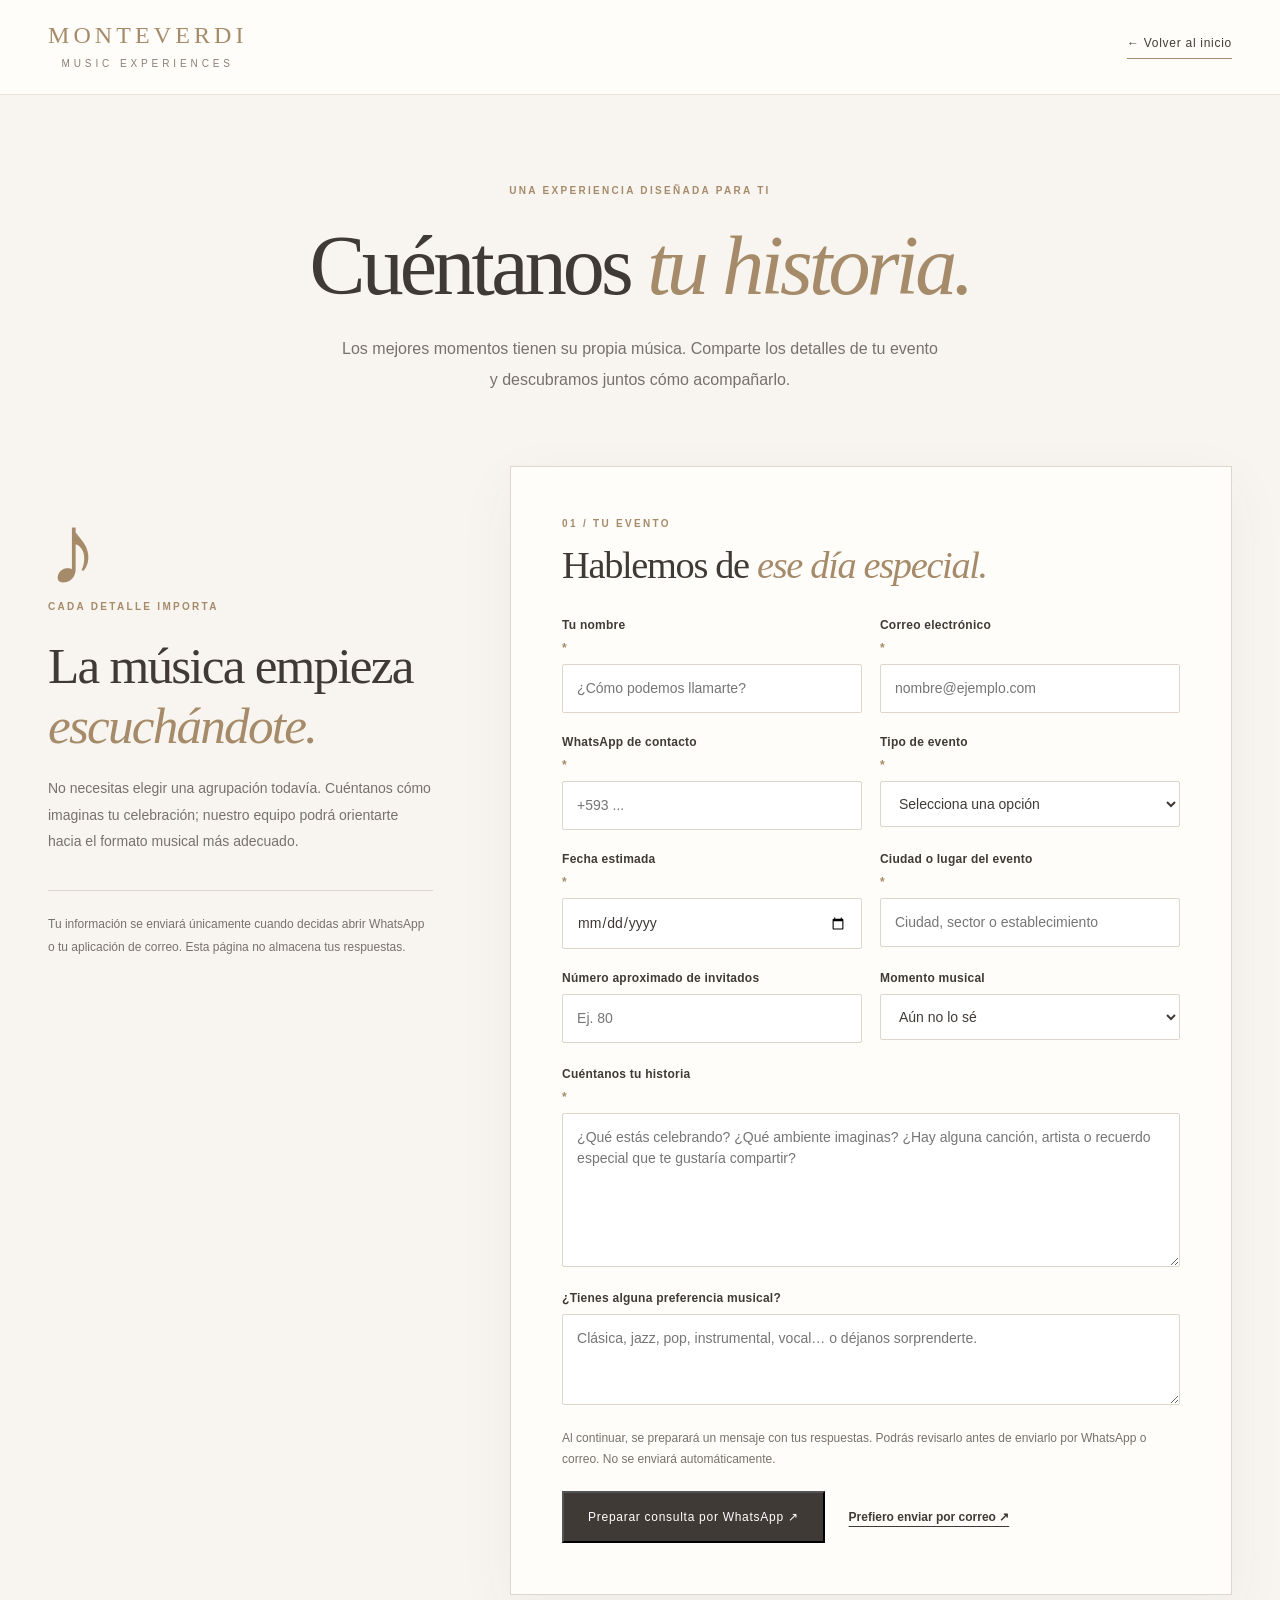
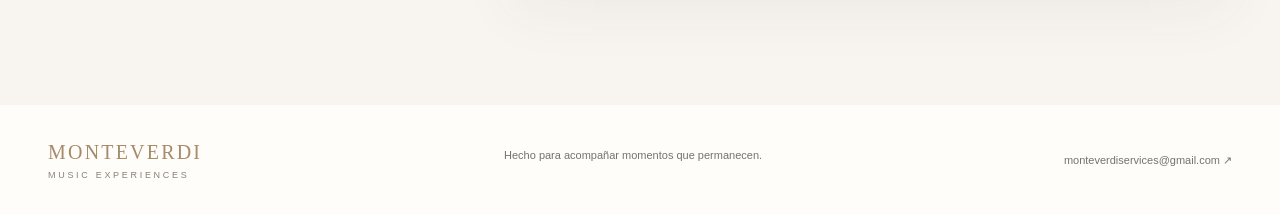
<file: cotizar.html>
<!doctype html>
<html lang="es">
<head>
<meta charset="utf-8"><meta name="viewport" content="width=device-width, initial-scale=1">
<meta name="description" content="Cuéntanos tu evento y recibe una propuesta musical personalizada de Grupo Monteverdi.">
<title>Cuéntanos tu historia | Grupo Monteverdi</title>
<link rel="stylesheet" href="styles.css">
</head>
<body class="quote-page">
<header class="site-header"><div class="header-inner shell"><a class="brand" href="index.html"><span class="brand-name">MONTEVERDI</span><span class="brand-subtitle">MUSIC EXPERIENCES</span></a><a class="header-contact" href="index.html">← Volver al inicio</a></div></header>
<main id="contenido">
<section class="quote-hero shell"><p class="overline">UNA EXPERIENCIA DISEÑADA PARA TI</p><h1>Cuéntanos <em>tu historia.</em></h1><p>Los mejores momentos tienen su propia música. Comparte los detalles de tu evento y descubramos juntos cómo acompañarlo.</p></section>
<section class="shell quote-layout" aria-label="Solicitud de propuesta musical">
<div class="quote-aside"><span class="quote-ornament">♪</span><p class="overline">CADA DETALLE IMPORTA</p><h2>La música empieza <em>escuchándote.</em></h2><p>No necesitas elegir una agrupación todavía. Cuéntanos cómo imaginas tu celebración; nuestro equipo podrá orientarte hacia el formato musical más adecuado.</p><p class="quote-aside-note">Tu información se enviará únicamente cuando decidas abrir WhatsApp o tu aplicación de correo. Esta página no almacena tus respuestas.</p></div>
<form id="quote-form" class="quote-form">
<div class="quote-form-heading"><p class="section-index">01 / TU EVENTO</p><h2>Hablemos de <em>ese día especial.</em></h2></div>
<div class="quote-fields">
<label>Tu nombre <span aria-hidden="true">*</span><input name="nombre" autocomplete="name" maxlength="100" required placeholder="¿Cómo podemos llamarte?"></label>
<label>Correo electrónico <span aria-hidden="true">*</span><input name="correo" type="email" autocomplete="email" maxlength="150" required placeholder="nombre@ejemplo.com"></label>
<label>WhatsApp de contacto <span aria-hidden="true">*</span><input name="telefono" type="tel" autocomplete="tel" maxlength="30" required placeholder="+593 ..."></label>
<label>Tipo de evento <span aria-hidden="true">*</span><select name="evento" required><option value="">Selecciona una opción</option><option>Boda</option><option>Ceremonia</option><option>Evento corporativo</option><option>Celebración institucional</option><option>Cóctel o recepción</option><option>Celebración privada</option><option>Otro evento</option></select></label>
<label>Fecha estimada <span aria-hidden="true">*</span><input name="fecha" type="date" required></label>
<label>Ciudad o lugar del evento <span aria-hidden="true">*</span><input name="lugar" maxlength="160" required placeholder="Ciudad, sector o establecimiento"></label>
<label>Número aproximado de invitados<input name="invitados" type="number" min="1" max="100000" placeholder="Ej. 80"></label>
<label>Momento musical<select name="momento"><option value="">Aún no lo sé</option><option>Ceremonia</option><option>Recepción o bienvenida</option><option>Cóctel</option><option>Cena</option><option>Celebración completa</option><option>Otro</option></select></label>
</div>
<label class="quote-story">Cuéntanos tu historia <span aria-hidden="true">*</span><textarea name="historia" required minlength="15" maxlength="2500" rows="6" placeholder="¿Qué estás celebrando? ¿Qué ambiente imaginas? ¿Hay alguna canción, artista o recuerdo especial que te gustaría compartir?"></textarea></label>
<label class="quote-story">¿Tienes alguna preferencia musical?<textarea name="preferencias" maxlength="1000" rows="3" placeholder="Clásica, jazz, pop, instrumental, vocal… o déjanos sorprenderte."></textarea></label>
<p class="quote-privacy">Al continuar, se preparará un mensaje con tus respuestas. Podrás revisarlo antes de enviarlo por WhatsApp o correo. No se enviará automáticamente.</p>
<div class="quote-actions"><button class="button button-primary" type="submit">Preparar consulta por WhatsApp ↗</button><button class="quote-mail" type="button" id="email-quote">Prefiero enviar por correo ↗</button></div>
</form>
</section>
</main>
<footer class="footer"><div class="shell footer-inner"><a class="footer-brand" href="index.html">MONTEVERDI <span>MUSIC EXPERIENCES</span></a><p>Hecho para acompañar momentos que permanecen.</p><a href="mailto:monteverdiservices@gmail.com">monteverdiservices@gmail.com ↗</a></div></footer>
<script>
(() => {
const form=document.getElementById('quote-form');
const date=form.elements.fecha;date.min=new Date(Date.now()-new Date().getTimezoneOffset()*60000).toISOString().slice(0,10);
function message(){const f=new FormData(form);return 'Hola, Grupo Monteverdi. Me gustaría recibir una propuesta musical para mi evento.\n\n'+[['Nombre','nombre'],['Correo','correo'],['WhatsApp','telefono'],['Tipo de evento','evento'],['Fecha','fecha'],['Lugar','lugar'],['Invitados aproximados','invitados'],['Momento musical','momento'],['Nuestra historia','historia'],['Preferencias musicales','preferencias']].map(([label,key])=>label+': '+(f.get(key)||'No especificado')).join('\n')+'\n\nGracias.';}
form.addEventListener('submit',e=>{e.preventDefault();if(!form.reportValidity())return;window.open('https://wa.me/593988282837?text='+encodeURIComponent(message()),'_blank','noopener,noreferrer');});
document.getElementById('email-quote').addEventListener('click',()=>{if(!form.reportValidity())return;location.href='mailto:monteverdiservices@gmail.com?subject='+encodeURIComponent('Solicitud musical - Grupo Monteverdi')+'&body='+encodeURIComponent(message());});
})();
</script>
</body></html>
</file>
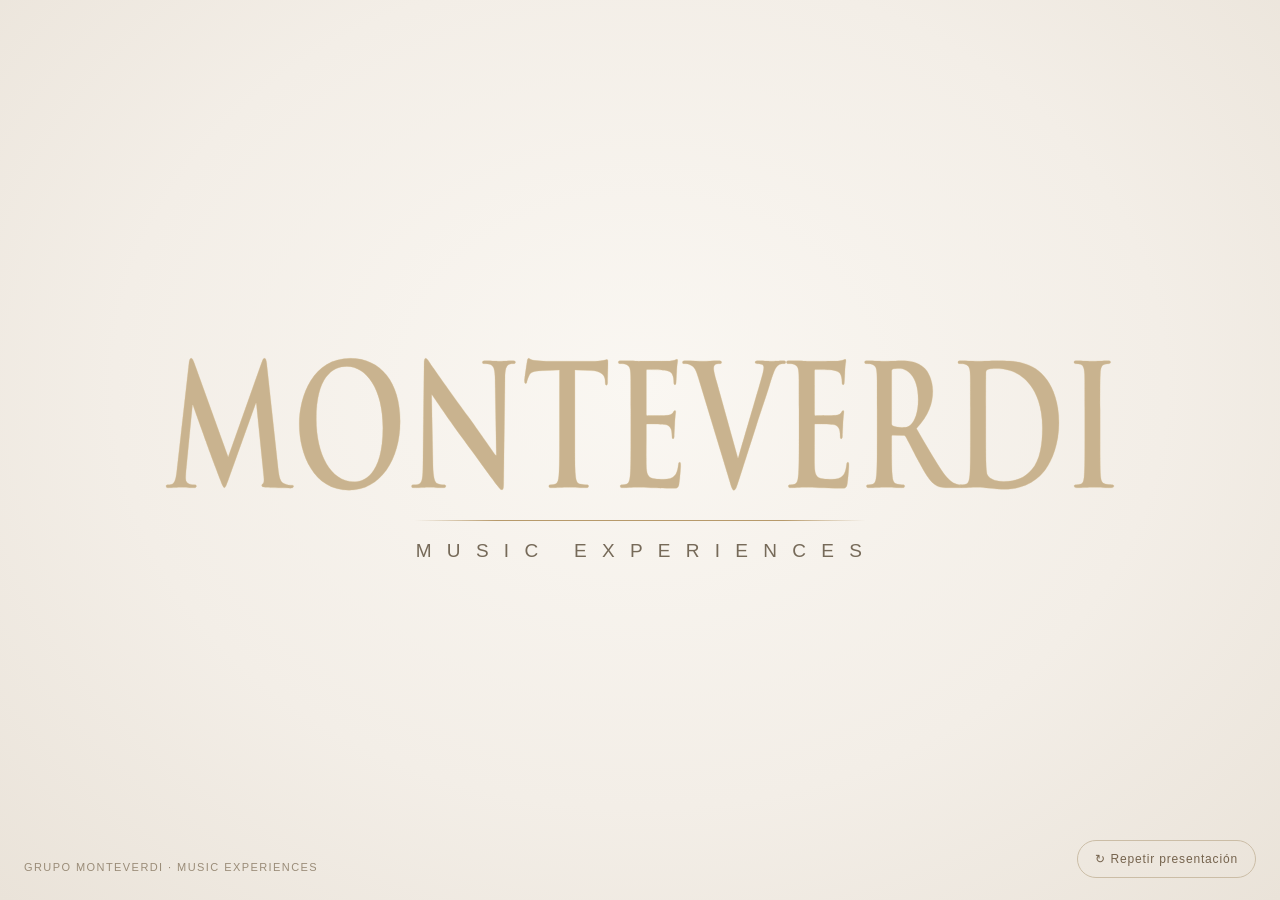
<file: monteverdi-intro.html>
<!doctype html><html lang="es"><head><meta charset="utf-8"><meta name="viewport" content="width=device-width, initial-scale=1"><title>Monteverdi · Revelación</title><style>
:root{--ivory:#f8f5f0;--ink:#24241f;--gold:#b79a6b}*{box-sizing:border-box}body{margin:0;background:var(--ivory);font-family:Arial,sans-serif;overflow:hidden}.stage{min-height:100svh;display:grid;place-items:center;perspective:1100px;background:radial-gradient(ellipse at 50% 43%,#faf7f2 0%,#f3eee7 58%,#eae3d9 100%)}.lockup{width:min(92vw,980px);display:flex;flex-direction:column;align-items:center;transform-style:preserve-3d}.wordmark{width:100%;height:auto;overflow:visible;opacity:0;filter:blur(12px);transform:translateZ(-760px) scale(.72);animation:approach 3.4s cubic-bezier(.16,.75,.16,1) .15s forwards}.letter{fill:#b89b6d;stroke:#d6bd8c;stroke-width:.18;opacity:0;animation:letters 2.6s ease-out calc(.16s + var(--i)*.055s) forwards}.glints{opacity:0;animation:glints 3.75s linear .18s forwards}.shimmer{mix-blend-mode:screen;opacity:0;animation:shimmer 2.65s cubic-bezier(.32,.02,.64,.98) 1.12s both}.subtitle{display:flex;justify-content:center;gap:clamp(3px,1.1vw,13px);margin-top:19px;color:#766a59;font-size:clamp(11px,1.75vw,19px);font-weight:500;letter-spacing:.12em;white-space:nowrap}.subtitle-rule{width:min(53%,450px);height:1px;margin-top:19px;background:linear-gradient(90deg,transparent,#b79a6b 18%,#b79a6b 82%,transparent);opacity:0;animation:rule-in .9s ease-out 3.15s forwards}.subtitle span{display:inline-block;opacity:0;filter:blur(6px);transform:translateX(var(--from));animation:sub-in 1.05s cubic-bezier(.2,.75,.2,1) var(--delay) forwards}.replay{position:fixed;bottom:22px;right:24px;background:transparent;color:#75634d;border:1px solid #cbbda6;border-radius:30px;padding:11px 17px;cursor:pointer;font-size:12px;letter-spacing:.07em}.note{position:fixed;left:24px;bottom:27px;color:#9a8c78;font-size:11px;letter-spacing:.13em}@keyframes approach{0%{opacity:0;transform:translateZ(-760px) scale(.72);filter:blur(15px)}20%{opacity:.68}62%{filter:blur(2px)}84%{opacity:1;transform:translateZ(18px) scale(1.014);filter:blur(0)}100%{opacity:1;transform:translateZ(0) scale(1);filter:blur(0)}}@keyframes letters{0%{opacity:.02;fill:#7e6b51}45%{opacity:.9;fill:#c9aa75}65%{fill:#f2e5c7}77%{fill:#bba078}90%{fill:#e5d1aa}100%{opacity:1;fill:#b99d72}}@keyframes glints{0%{opacity:0}18%{opacity:.18}42%{opacity:.34}67%{opacity:.27}85%{opacity:.14}100%{opacity:0}}@keyframes shimmer{0%{opacity:0;transform:translateX(-600px)}18%{opacity:.34}42%{opacity:.63}65%{opacity:.7}83%{opacity:.43}100%{opacity:0;transform:translateX(650px)}}@keyframes rule-in{to{opacity:1}}@keyframes sub-in{to{opacity:1;filter:blur(0);transform:translateX(0)}}@media(prefers-reduced-motion:reduce){*,*:before,*:after{animation:none!important;opacity:1!important;filter:none!important;transform:none!important}}
.fermata-ivory{opacity:0;pointer-events:none;animation:fermata-bloom 2.55s cubic-bezier(.33,0,.25,1) 3.25s forwards}@keyframes fermata-bloom{0%{opacity:0}18%{opacity:.025}48%{opacity:.095}78%{opacity:.175}100%{opacity:.23}}</style></head><body><main class="stage"><div class="lockup" id="scene"><svg class="wordmark" viewBox="49 238 744 123" xmlns="http://www.w3.org/2000/svg" aria-label="MONTEVERDI" role="img"><defs><linearGradient id="champ" x1="0" y1="0" x2="1" y2="1"><stop stop-color="#b89a68"/><stop offset=".5" stop-color="#ead6b1"/><stop offset="1" stop-color="#9d8054"/></linearGradient><linearGradient id="ivory" x1="0" x2="1"><stop stop-color="#fff" stop-opacity="0"/><stop offset=".47" stop-color="#fffdf0" stop-opacity=".95"/><stop offset=".53" stop-color="#fffef8"/><stop offset="1" stop-color="#fff" stop-opacity="0"/></linearGradient><clipPath id="letters-mask"><path class="letter" style="--i:0" d="M133.84,256.49l-25.5,71.88l-25.59-70.99c-1.22-3.32-1.78-3.95-2.53-3.95c-0.75,0-1.31,1.15-1.6,3.32    l-9.28,82.22c-0.47,4.34-1.22,9.32-3.85,10.09c-1.4,0.39-2.06,0.39-2.81,0.39c-0.93,0-1.5,0.25-1.5,0.89c0,1.15,0.75,1.4,1.69,1.4    c3,0,7.5-0.38,9.28-0.38c1.69,0,5.91,0.38,9.85,0.38c1.41,0,2.25-0.25,2.25-1.4c0-0.64-0.66-0.89-1.41-0.89    c-0.94,0-2.25-0.13-3.94-0.64c-1.6-0.52-2.81-1.66-2.81-4.09c0-2.04,0.09-3.71,0.28-6l4.87-49.79h0.37    c3.28,9.58,8.91,24.65,9.75,27.32c1.12,3.58,8.53,23.11,10.78,28.99c1.5,3.83,2.44,6.38,3.28,6.38c0.84,0,1.31-1.15,3.47-7.15    l20.44-56.95h0.38l5.62,55.53c0.38,3.58,0.1,5.23-0.47,5.49c-0.65,0.38-1.03,0.77-1.03,1.41c0,0.76,0.56,1.15,2.72,1.41    c3.75,0.38,16.69,0.64,19.03,0.64c1.31,0,2.44-0.38,2.44-1.4c0-0.77-0.65-0.89-1.5-0.89c-1.22,0-3.09-0.13-5.81-1.28    c-2.81-1.15-3.75-4.85-4.59-12.9l-8.53-78.14c-0.28-2.68-0.84-3.95-1.69-3.95C135.06,253.43,134.59,254.45,133.84,256.49"/><path class="letter" style="--i:1" d="M175.25,299.52c0-31.79,12.28-39.96,23.06-39.96    c15.38,0,27.47,17.75,27.47,46.34c0,36.9-15.19,41.24-21.76,41.24C186.03,347.14,175.25,326.08,175.25,299.52 M162.31,303.48    c0,22.6,10.88,50.05,37.79,50.05c23.81,0,38.82-23.11,38.82-52.35c0-29.24-14.53-47.75-37.88-47.75    C172.9,253.43,162.31,281.64,162.31,303.48"/><path class="letter" style="--i:2" d="M257.06,257.77l-0.84,75.2    c-0.09,11.11-0.47,14.81-2.91,15.83c-1.31,0.51-3,0.64-4.22,0.64c-0.94,0-1.5,0.25-1.5,1.02c0,1.15,0.85,1.28,2.07,1.28    c4.88,0,9.28-0.38,10.13-0.38c1.78,0,5.53,0.38,11.63,0.38c1.31,0,2.16-0.25,2.16-1.28c0-0.77-0.56-1.02-1.59-1.02    c-1.5,0-3.28-0.13-4.88-0.9c-1.87-0.89-3.09-4.21-3.28-14.17l-1.03-53.24h0.28c1.69,2.42,12.1,18,22.32,31.79    c9.75,13.15,21.76,29.87,27.66,37.54c1.03,1.4,2.16,2.81,3.19,2.81c0.84,0,1.22-1.15,1.22-3.96l1.03-80.56    c0.09-7.15,0.84-9.83,3.46-10.85c1.13-0.38,1.88-0.38,2.81-0.38c1.13,0,1.69-0.38,1.69-1.15c0-1.02-0.94-1.15-2.16-1.15    c-4.6,0-8.16,0.38-9.19,0.38c-1.97,0-6.47-0.38-11.35-0.38c-1.4,0-2.44,0.13-2.44,1.15c0,0.77,0.38,1.15,1.5,1.15    c1.31,0,3.56,0,4.97,0.76c2.25,1.28,3.09,3.7,3.19,11.49l0.94,57.32h-0.47c-1.6-2.04-14.26-20.43-20.63-29.11    c-13.69-18.52-27.94-38.94-29.07-40.6c-1.59-2.29-2.44-3.95-3.46-3.95C257.34,253.43,257.06,255.21,257.06,257.77"/><path class="letter" style="--i:3" d="M335.3,255.85c-0.19,1.02-1.97,12.64-1.97,14.68    c0,1.4,0.19,2.04,0.84,2.04c0.56,0,0.84-0.51,1.03-1.53c0.19-1.02,0.66-2.55,1.6-4.47c1.4-2.81,3.66-3.45,9.09-3.7l13.97-0.51    v52.35c0,11.74,0,21.83-0.47,27.19c-0.28,3.71-0.84,6.51-2.72,7.02c-0.84,0.25-1.97,0.52-3.38,0.52c-1.12,0-1.5,0.38-1.5,1.02    c0,0.89,0.66,1.28,1.88,1.28c3.75,0,9.66-0.38,11.81-0.38c2.63,0,8.53,0.38,14.72,0.38c1.03,0,1.78-0.38,1.78-1.28    c0-0.64-0.47-1.02-1.5-1.02c-1.41,0-3.47-0.26-4.78-0.52c-2.81-0.51-3.37-3.32-3.66-6.89c-0.47-5.49-0.47-15.58-0.47-27.32v-52.35    l11.81,0.38c8.34,0.25,10.88,3.83,11.07,7.15l0.09,1.4c0.1,1.92,0.28,2.56,1.03,2.56c0.56,0,0.75-0.77,0.84-2.04    c0-3.32,0.28-12.13,0.28-14.81c0-1.91-0.09-2.68-0.75-2.68c-0.38,0-1.13,0.26-2.53,0.64c-1.4,0.25-3.47,0.64-6.47,0.64h-37.13    c-3.09,0-6.66-0.25-9.37-0.64c-2.35-0.26-3.28-1.53-4.03-1.53C335.87,253.43,335.58,254.19,335.3,255.85"/><path class="letter" style="--i:4" d="M447.58,254.7c-0.75,0.26-2.25,0.51-4.04,0.77    c-1.78,0.12-20.44,0.12-23.44,0.12c-1.31,0-3.47-0.12-5.91-0.25c-2.34,0-5.06-0.13-7.59-0.13c-1.41,0-2.07,0.26-2.07,1.15    c0,0.89,0.56,1.15,1.6,1.15c1.31,0,2.91,0.13,3.66,0.38c3.1,0.89,3.85,2.94,4.03,7.28c0.19,4.09,0.19,7.66,0.19,27.07v22.47    c0,11.74,0,21.83-0.47,27.19c-0.38,3.71-0.84,6.51-2.72,7.02c-0.84,0.25-1.97,0.52-3.37,0.52c-1.13,0-1.5,0.38-1.5,1.02    c0,0.89,0.66,1.28,1.87,1.28c1.87,0,4.32-0.25,6.47-0.25c2.25-0.13,4.31-0.13,5.35-0.13c2.81,0,5.72,0.13,9.75,0.38    c4.03,0.12,9.19,0.38,16.22,0.38c3.56,0,4.41,0,5.06-3.32c0.47-2.55,1.22-11.24,1.22-14.17c0-1.28,0-2.3-0.75-2.3    c-0.66,0-0.84,0.51-1.03,1.92c-0.66,5.23-1.78,7.92-4.22,9.45c-2.44,1.53-6.38,1.53-8.82,1.53c-9.56,0-11.07-1.91-11.25-10.73    c-0.09-3.7,0-15.45,0-19.79v-10.09c0-0.76,0.09-1.28,0.56-1.28c2.25,0,11.54,0.13,13.32,0.38c3.47,0.51,4.78,2.43,5.25,4.98    c0.28,1.66,0.28,3.32,0.37,4.6c0,0.64,0.19,1.15,0.84,1.15c0.84,0,0.84-1.41,0.84-2.42c0-0.89,0.28-6,0.37-8.56    c0.38-6.51,0.75-8.56,0.75-9.32c0-0.76-0.28-1.02-0.66-1.02c-0.47,0-0.84,0.64-1.5,1.66c-0.84,1.27-2.25,1.66-4.5,1.91    c-2.16,0.25-12.94,0.25-15,0.25c-0.56,0-0.65-0.51-0.65-1.4v-32.3c0-0.89,0.18-1.28,0.65-1.28c1.88,0,11.72,0.25,13.31,0.51    c4.69,0.77,5.63,2.31,6.28,4.6c0.47,1.53,0.56,3.7,0.56,4.6c0,1.15,0.19,1.79,0.84,1.79c0.66,0,0.84-0.76,0.94-1.4    c0.19-1.53,0.37-7.15,0.47-8.43c0.28-5.87,0.75-7.41,0.75-8.3c0-0.64-0.1-1.15-0.56-1.15    C448.61,254.19,448.04,254.58,447.58,254.7"/><path class="letter" style="--i:5" d="M520.84,255.59c-1.22,0-5.16-0.38-9.85-0.38    c-1.78,0-2.63,0.26-2.63,1.28c0,0.89,0.75,1.02,1.59,1.02c1.22,0,2.63,0.13,3.75,0.64c0.84,0.38,1.22,1.41,1.22,2.43    c0,1.15-0.37,3.07-0.84,4.72c-2.25,8.43-14.44,49.54-18.47,63.58h-0.37l-16.13-57.96c-1.31-4.6-2.16-8.17-2.16-9.84    c0-1.15,0.28-2.04,0.94-2.68c0.75-0.76,2.16-0.89,3.66-0.89c0.84,0,1.41-0.26,1.41-1.15c0-0.89-1.03-1.15-2.16-1.15    c-4.69,0-9.19,0.38-11.53,0.38c-3.28,0-8.62-0.38-13.59-0.38c-1.41,0-2.44,0.13-2.44,1.15c0,0.77,0.28,1.15,1.13,1.15    c0.75,0,2.25,0,3.66,0.51c3.37,1.27,4.97,2.68,7.12,9.7l23.63,78.01c1.78,6,2.34,7.79,3.57,7.79c1.31,0,1.88-2.04,4.31-9.45    c2.06-6.38,6.47-20.3,12.47-38.94c5.07-15.7,7.6-22.6,11.25-34.6c2.53-8.17,3.93-10.34,5.16-11.49c1.69-1.53,3.66-1.53,4.59-1.53    c0.94,0,1.5-0.26,1.5-1.15c0-0.89-0.75-1.15-1.96-1.15C526.84,255.21,522.43,255.59,520.84,255.59"/><path class="letter" style="--i:6" d="M575.26,254.7c-0.75,0.26-2.25,0.51-4.03,0.77    c-1.78,0.12-20.44,0.12-23.44,0.12c-1.31,0-3.47-0.12-5.91-0.25c-2.34,0-5.06-0.13-7.59-0.13c-1.41,0-2.07,0.26-2.07,1.15    c0,0.89,0.57,1.15,1.6,1.15c1.32,0,2.91,0.13,3.66,0.38c3.09,0.89,3.85,2.94,4.03,7.28c0.19,4.09,0.19,7.66,0.19,27.07v22.47    c0,11.74,0,21.83-0.47,27.19c-0.37,3.71-0.84,6.51-2.72,7.02c-0.85,0.25-1.97,0.52-3.37,0.52c-1.13,0-1.5,0.38-1.5,1.02    c0,0.89,0.66,1.28,1.87,1.28c1.87,0,4.31-0.25,6.47-0.25c2.25-0.13,4.31-0.13,5.34-0.13c2.81,0,5.72,0.13,9.75,0.38    c4.04,0.12,9.19,0.38,16.23,0.38c3.56,0,4.4,0,5.06-3.32c0.47-2.55,1.22-11.24,1.22-14.17c0-1.28,0-2.3-0.75-2.3    c-0.66,0-0.84,0.51-1.03,1.92c-0.66,5.23-1.78,7.92-4.22,9.45c-2.44,1.53-6.38,1.53-8.81,1.53c-9.56,0-11.07-1.91-11.25-10.73    c-0.09-3.7,0-15.45,0-19.79v-10.09c0-0.76,0.1-1.28,0.56-1.28c2.25,0,11.54,0.13,13.32,0.38c3.47,0.51,4.78,2.43,5.25,4.98    c0.28,1.66,0.28,3.32,0.37,4.6c0,0.64,0.19,1.15,0.84,1.15c0.84,0,0.84-1.41,0.84-2.42c0-0.89,0.28-6,0.37-8.56    c0.38-6.51,0.75-8.56,0.75-9.32c0-0.76-0.28-1.02-0.66-1.02c-0.47,0-0.84,0.64-1.5,1.66c-0.84,1.27-2.25,1.66-4.5,1.91    c-2.16,0.25-12.94,0.25-15,0.25c-0.56,0-0.65-0.51-0.65-1.4v-32.3c0-0.89,0.19-1.28,0.65-1.28c1.88,0,11.72,0.25,13.32,0.51    c4.69,0.77,5.63,2.31,6.28,4.6c0.47,1.53,0.56,3.7,0.56,4.6c0,1.15,0.19,1.79,0.84,1.79c0.66,0,0.84-0.76,0.94-1.4    c0.19-1.53,0.38-7.15,0.47-8.43c0.28-5.87,0.75-7.41,0.75-8.3c0-0.64-0.1-1.15-0.56-1.15    C576.29,254.19,575.73,254.58,575.26,254.7"/><path class="letter" style="--i:7" d="M612.89,304.62c-0.65-0.39-0.84-0.89-0.84-2.3v-38.81    c0-1.02,0.19-1.53,0.84-1.79c0.94-0.38,2.62-0.51,4.97-0.51c5.54,0,14.35,5.23,14.35,23.36c0,10.47-2.72,16.34-5.53,19.15    c-1.69,1.66-2.91,2.17-6.66,2.17C617.67,305.9,614.86,305.52,612.89,304.62 M606.42,255.59c-1.97,0-7.87-0.38-12.84-0.38    c-1.41,0-2.07,0.26-2.07,1.15c0,0.89,0.56,1.15,1.6,1.15c1.31,0,2.91,0.13,3.66,0.38c3.09,0.89,3.84,2.94,4.03,7.28    c0.19,4.09,0.19,7.66,0.19,27.07v22.47c0,11.74,0,21.83-0.47,27.19c-0.37,3.71-0.84,6.51-2.72,7.02    c-0.84,0.25-1.97,0.52-3.37,0.52c-1.12,0-1.5,0.38-1.5,1.02c0,0.89,0.66,1.28,1.88,1.28c3.75,0,9.66-0.38,11.44-0.38    c1.4,0,8.34,0.38,13.78,0.38c1.22,0,1.88-0.38,1.88-1.28c0-0.64-0.38-1.02-1.13-1.02c-1.12,0-3.19-0.26-4.6-0.52    c-2.81-0.51-3.38-3.32-3.65-7.02c-0.47-5.36-0.47-15.45-0.47-27.32v-1.79c0-0.76,0.28-1.02,0.75-1.02l8.16,0.25    c0.65,0,1.22,0.12,1.69,0.89c1.22,1.91,5.53,10.6,9.28,17.62c5.25,9.84,8.82,15.83,12.84,18.77c2.44,1.79,4.78,2.43,10.03,2.43    h8.91c1.12,0,1.78-0.25,1.78-1.28c0-0.64-0.38-1.02-1.12-1.02c-0.75,0-1.6-0.13-2.63-0.39c-1.41-0.38-5.25-1.28-10.5-8.68    c-5.53-7.92-12-19.28-20.35-33.58c9.47-10.47,12.38-19.15,12.38-28.6c0-8.56-3.75-15.07-6.38-17.49    c-5.06-4.72-11.34-5.49-17.25-5.49C616.74,255.21,609.6,255.59,606.42,255.59"/><path class="letter" style="--i:8" d="M684.75,341.78c-0.75-1.41-0.94-6.52-1.03-9.71    c-0.1-2.43-0.19-12.26-0.19-25.79V290.2c0-10.09,0-21.2,0.09-25.54c0-1.41,0.28-2.05,1.13-2.55c0.75-0.51,4.22-0.89,6.09-0.89    c7.31,0,18,1.53,26.63,12.77c4.03,5.23,9,15.7,9,31.92c0,13.15-1.88,24.77-7.88,31.79c-5.63,6.64-12,9.19-21.57,9.19    C689.63,346.88,685.97,344.2,684.75,341.78 M677.91,255.59c-2.62,0-8.53-0.38-13.5-0.38c-1.41,0-2.06,0.26-2.06,1.15    c0,0.89,0.56,1.15,1.59,1.15c1.31,0,2.91,0.13,3.66,0.38c3.09,0.89,3.84,2.94,4.03,7.28c0.19,4.09,0.19,7.66,0.19,27.07v22.47    c0,11.74,0,21.83-0.47,27.19c-0.37,3.71-0.84,6.51-2.72,7.02c-0.84,0.25-1.97,0.52-3.37,0.52c-1.12,0-1.5,0.38-1.5,1.02    c0,0.89,0.66,1.28,1.88,1.28c1.88,0,4.31-0.25,6.47-0.25c2.25-0.13,4.31-0.13,5.34-0.13c2.35,0,5.63,0.38,9.19,0.76    c3.56,0.38,7.41,0.77,10.79,0.77c17.35,0,27.1-9.07,31.41-15.07c5.25-7.28,10.23-19.54,10.23-35.62c0-15.19-4.41-25.79-9.1-32.43    c-10.22-14.56-25.88-14.56-37.6-14.56C686.72,255.21,680.81,255.59,677.91,255.59"/><path class="letter" style="--i:9" d="M764.87,255.59c-2.72,0-8.62-0.38-12.19-0.38    c-1.5,0-2.25,0.26-2.25,1.02c0,1.02,0.56,1.28,1.5,1.28c1.13,0,2.34,0.13,3.37,0.51c2.06,0.64,3,2.81,3.19,7.14    c0.18,4.09,0.18,7.66,0.18,27.07v22.47c0,12.38,0,22.47-0.47,27.83c-0.28,3.71-0.84,5.87-2.72,6.38    c-0.84,0.25-1.97,0.52-3.37,0.52c-1.12,0-1.5,0.38-1.5,1.02c0,0.89,0.66,1.28,1.88,1.28c3.75,0,9.66-0.38,11.82-0.38    c2.53,0,8.44,0.38,14.63,0.38c1.03,0,1.78-0.38,1.78-1.28c0-0.64-0.46-1.02-1.5-1.02c-1.4,0-3.47-0.26-4.78-0.52    c-2.81-0.51-3.47-2.81-3.75-6.25c-0.37-5.49-0.37-15.58-0.37-27.96v-22.47c0-19.41,0-22.99,0.18-27.07    c0.19-4.46,0.94-6.64,3.47-7.28c1.13-0.25,1.88-0.38,2.81-0.38c0.94,0,1.5-0.26,1.5-1.28c0-0.76-0.75-1.02-1.97-1.02    C772.75,255.21,767.22,255.59,764.87,255.59"/></clipPath></defs><g fill="url(#champ)"><path class="letter" style="--i:0" d="M133.84,256.49l-25.5,71.88l-25.59-70.99c-1.22-3.32-1.78-3.95-2.53-3.95c-0.75,0-1.31,1.15-1.6,3.32    l-9.28,82.22c-0.47,4.34-1.22,9.32-3.85,10.09c-1.4,0.39-2.06,0.39-2.81,0.39c-0.93,0-1.5,0.25-1.5,0.89c0,1.15,0.75,1.4,1.69,1.4    c3,0,7.5-0.38,9.28-0.38c1.69,0,5.91,0.38,9.85,0.38c1.41,0,2.25-0.25,2.25-1.4c0-0.64-0.66-0.89-1.41-0.89    c-0.94,0-2.25-0.13-3.94-0.64c-1.6-0.52-2.81-1.66-2.81-4.09c0-2.04,0.09-3.71,0.28-6l4.87-49.79h0.37    c3.28,9.58,8.91,24.65,9.75,27.32c1.12,3.58,8.53,23.11,10.78,28.99c1.5,3.83,2.44,6.38,3.28,6.38c0.84,0,1.31-1.15,3.47-7.15    l20.44-56.95h0.38l5.62,55.53c0.38,3.58,0.1,5.23-0.47,5.49c-0.65,0.38-1.03,0.77-1.03,1.41c0,0.76,0.56,1.15,2.72,1.41    c3.75,0.38,16.69,0.64,19.03,0.64c1.31,0,2.44-0.38,2.44-1.4c0-0.77-0.65-0.89-1.5-0.89c-1.22,0-3.09-0.13-5.81-1.28    c-2.81-1.15-3.75-4.85-4.59-12.9l-8.53-78.14c-0.28-2.68-0.84-3.95-1.69-3.95C135.06,253.43,134.59,254.45,133.84,256.49"/><path class="letter" style="--i:1" d="M175.25,299.52c0-31.79,12.28-39.96,23.06-39.96    c15.38,0,27.47,17.75,27.47,46.34c0,36.9-15.19,41.24-21.76,41.24C186.03,347.14,175.25,326.08,175.25,299.52 M162.31,303.48    c0,22.6,10.88,50.05,37.79,50.05c23.81,0,38.82-23.11,38.82-52.35c0-29.24-14.53-47.75-37.88-47.75    C172.9,253.43,162.31,281.64,162.31,303.48"/><path class="letter" style="--i:2" d="M257.06,257.77l-0.84,75.2    c-0.09,11.11-0.47,14.81-2.91,15.83c-1.31,0.51-3,0.64-4.22,0.64c-0.94,0-1.5,0.25-1.5,1.02c0,1.15,0.85,1.28,2.07,1.28    c4.88,0,9.28-0.38,10.13-0.38c1.78,0,5.53,0.38,11.63,0.38c1.31,0,2.16-0.25,2.16-1.28c0-0.77-0.56-1.02-1.59-1.02    c-1.5,0-3.28-0.13-4.88-0.9c-1.87-0.89-3.09-4.21-3.28-14.17l-1.03-53.24h0.28c1.69,2.42,12.1,18,22.32,31.79    c9.75,13.15,21.76,29.87,27.66,37.54c1.03,1.4,2.16,2.81,3.19,2.81c0.84,0,1.22-1.15,1.22-3.96l1.03-80.56    c0.09-7.15,0.84-9.83,3.46-10.85c1.13-0.38,1.88-0.38,2.81-0.38c1.13,0,1.69-0.38,1.69-1.15c0-1.02-0.94-1.15-2.16-1.15    c-4.6,0-8.16,0.38-9.19,0.38c-1.97,0-6.47-0.38-11.35-0.38c-1.4,0-2.44,0.13-2.44,1.15c0,0.77,0.38,1.15,1.5,1.15    c1.31,0,3.56,0,4.97,0.76c2.25,1.28,3.09,3.7,3.19,11.49l0.94,57.32h-0.47c-1.6-2.04-14.26-20.43-20.63-29.11    c-13.69-18.52-27.94-38.94-29.07-40.6c-1.59-2.29-2.44-3.95-3.46-3.95C257.34,253.43,257.06,255.21,257.06,257.77"/><path class="letter" style="--i:3" d="M335.3,255.85c-0.19,1.02-1.97,12.64-1.97,14.68    c0,1.4,0.19,2.04,0.84,2.04c0.56,0,0.84-0.51,1.03-1.53c0.19-1.02,0.66-2.55,1.6-4.47c1.4-2.81,3.66-3.45,9.09-3.7l13.97-0.51    v52.35c0,11.74,0,21.83-0.47,27.19c-0.28,3.71-0.84,6.51-2.72,7.02c-0.84,0.25-1.97,0.52-3.38,0.52c-1.12,0-1.5,0.38-1.5,1.02    c0,0.89,0.66,1.28,1.88,1.28c3.75,0,9.66-0.38,11.81-0.38c2.63,0,8.53,0.38,14.72,0.38c1.03,0,1.78-0.38,1.78-1.28    c0-0.64-0.47-1.02-1.5-1.02c-1.41,0-3.47-0.26-4.78-0.52c-2.81-0.51-3.37-3.32-3.66-6.89c-0.47-5.49-0.47-15.58-0.47-27.32v-52.35    l11.81,0.38c8.34,0.25,10.88,3.83,11.07,7.15l0.09,1.4c0.1,1.92,0.28,2.56,1.03,2.56c0.56,0,0.75-0.77,0.84-2.04    c0-3.32,0.28-12.13,0.28-14.81c0-1.91-0.09-2.68-0.75-2.68c-0.38,0-1.13,0.26-2.53,0.64c-1.4,0.25-3.47,0.64-6.47,0.64h-37.13    c-3.09,0-6.66-0.25-9.37-0.64c-2.35-0.26-3.28-1.53-4.03-1.53C335.87,253.43,335.58,254.19,335.3,255.85"/><path class="letter" style="--i:4" d="M447.58,254.7c-0.75,0.26-2.25,0.51-4.04,0.77    c-1.78,0.12-20.44,0.12-23.44,0.12c-1.31,0-3.47-0.12-5.91-0.25c-2.34,0-5.06-0.13-7.59-0.13c-1.41,0-2.07,0.26-2.07,1.15    c0,0.89,0.56,1.15,1.6,1.15c1.31,0,2.91,0.13,3.66,0.38c3.1,0.89,3.85,2.94,4.03,7.28c0.19,4.09,0.19,7.66,0.19,27.07v22.47    c0,11.74,0,21.83-0.47,27.19c-0.38,3.71-0.84,6.51-2.72,7.02c-0.84,0.25-1.97,0.52-3.37,0.52c-1.13,0-1.5,0.38-1.5,1.02    c0,0.89,0.66,1.28,1.87,1.28c1.87,0,4.32-0.25,6.47-0.25c2.25-0.13,4.31-0.13,5.35-0.13c2.81,0,5.72,0.13,9.75,0.38    c4.03,0.12,9.19,0.38,16.22,0.38c3.56,0,4.41,0,5.06-3.32c0.47-2.55,1.22-11.24,1.22-14.17c0-1.28,0-2.3-0.75-2.3    c-0.66,0-0.84,0.51-1.03,1.92c-0.66,5.23-1.78,7.92-4.22,9.45c-2.44,1.53-6.38,1.53-8.82,1.53c-9.56,0-11.07-1.91-11.25-10.73    c-0.09-3.7,0-15.45,0-19.79v-10.09c0-0.76,0.09-1.28,0.56-1.28c2.25,0,11.54,0.13,13.32,0.38c3.47,0.51,4.78,2.43,5.25,4.98    c0.28,1.66,0.28,3.32,0.37,4.6c0,0.64,0.19,1.15,0.84,1.15c0.84,0,0.84-1.41,0.84-2.42c0-0.89,0.28-6,0.37-8.56    c0.38-6.51,0.75-8.56,0.75-9.32c0-0.76-0.28-1.02-0.66-1.02c-0.47,0-0.84,0.64-1.5,1.66c-0.84,1.27-2.25,1.66-4.5,1.91    c-2.16,0.25-12.94,0.25-15,0.25c-0.56,0-0.65-0.51-0.65-1.4v-32.3c0-0.89,0.18-1.28,0.65-1.28c1.88,0,11.72,0.25,13.31,0.51    c4.69,0.77,5.63,2.31,6.28,4.6c0.47,1.53,0.56,3.7,0.56,4.6c0,1.15,0.19,1.79,0.84,1.79c0.66,0,0.84-0.76,0.94-1.4    c0.19-1.53,0.37-7.15,0.47-8.43c0.28-5.87,0.75-7.41,0.75-8.3c0-0.64-0.1-1.15-0.56-1.15    C448.61,254.19,448.04,254.58,447.58,254.7"/><path class="letter" style="--i:5" d="M520.84,255.59c-1.22,0-5.16-0.38-9.85-0.38    c-1.78,0-2.63,0.26-2.63,1.28c0,0.89,0.75,1.02,1.59,1.02c1.22,0,2.63,0.13,3.75,0.64c0.84,0.38,1.22,1.41,1.22,2.43    c0,1.15-0.37,3.07-0.84,4.72c-2.25,8.43-14.44,49.54-18.47,63.58h-0.37l-16.13-57.96c-1.31-4.6-2.16-8.17-2.16-9.84    c0-1.15,0.28-2.04,0.94-2.68c0.75-0.76,2.16-0.89,3.66-0.89c0.84,0,1.41-0.26,1.41-1.15c0-0.89-1.03-1.15-2.16-1.15    c-4.69,0-9.19,0.38-11.53,0.38c-3.28,0-8.62-0.38-13.59-0.38c-1.41,0-2.44,0.13-2.44,1.15c0,0.77,0.28,1.15,1.13,1.15    c0.75,0,2.25,0,3.66,0.51c3.37,1.27,4.97,2.68,7.12,9.7l23.63,78.01c1.78,6,2.34,7.79,3.57,7.79c1.31,0,1.88-2.04,4.31-9.45    c2.06-6.38,6.47-20.3,12.47-38.94c5.07-15.7,7.6-22.6,11.25-34.6c2.53-8.17,3.93-10.34,5.16-11.49c1.69-1.53,3.66-1.53,4.59-1.53    c0.94,0,1.5-0.26,1.5-1.15c0-0.89-0.75-1.15-1.96-1.15C526.84,255.21,522.43,255.59,520.84,255.59"/><path class="letter" style="--i:6" d="M575.26,254.7c-0.75,0.26-2.25,0.51-4.03,0.77    c-1.78,0.12-20.44,0.12-23.44,0.12c-1.31,0-3.47-0.12-5.91-0.25c-2.34,0-5.06-0.13-7.59-0.13c-1.41,0-2.07,0.26-2.07,1.15    c0,0.89,0.57,1.15,1.6,1.15c1.32,0,2.91,0.13,3.66,0.38c3.09,0.89,3.85,2.94,4.03,7.28c0.19,4.09,0.19,7.66,0.19,27.07v22.47    c0,11.74,0,21.83-0.47,27.19c-0.37,3.71-0.84,6.51-2.72,7.02c-0.85,0.25-1.97,0.52-3.37,0.52c-1.13,0-1.5,0.38-1.5,1.02    c0,0.89,0.66,1.28,1.87,1.28c1.87,0,4.31-0.25,6.47-0.25c2.25-0.13,4.31-0.13,5.34-0.13c2.81,0,5.72,0.13,9.75,0.38    c4.04,0.12,9.19,0.38,16.23,0.38c3.56,0,4.4,0,5.06-3.32c0.47-2.55,1.22-11.24,1.22-14.17c0-1.28,0-2.3-0.75-2.3    c-0.66,0-0.84,0.51-1.03,1.92c-0.66,5.23-1.78,7.92-4.22,9.45c-2.44,1.53-6.38,1.53-8.81,1.53c-9.56,0-11.07-1.91-11.25-10.73    c-0.09-3.7,0-15.45,0-19.79v-10.09c0-0.76,0.1-1.28,0.56-1.28c2.25,0,11.54,0.13,13.32,0.38c3.47,0.51,4.78,2.43,5.25,4.98    c0.28,1.66,0.28,3.32,0.37,4.6c0,0.64,0.19,1.15,0.84,1.15c0.84,0,0.84-1.41,0.84-2.42c0-0.89,0.28-6,0.37-8.56    c0.38-6.51,0.75-8.56,0.75-9.32c0-0.76-0.28-1.02-0.66-1.02c-0.47,0-0.84,0.64-1.5,1.66c-0.84,1.27-2.25,1.66-4.5,1.91    c-2.16,0.25-12.94,0.25-15,0.25c-0.56,0-0.65-0.51-0.65-1.4v-32.3c0-0.89,0.19-1.28,0.65-1.28c1.88,0,11.72,0.25,13.32,0.51    c4.69,0.77,5.63,2.31,6.28,4.6c0.47,1.53,0.56,3.7,0.56,4.6c0,1.15,0.19,1.79,0.84,1.79c0.66,0,0.84-0.76,0.94-1.4    c0.19-1.53,0.38-7.15,0.47-8.43c0.28-5.87,0.75-7.41,0.75-8.3c0-0.64-0.1-1.15-0.56-1.15    C576.29,254.19,575.73,254.58,575.26,254.7"/><path class="letter" style="--i:7" d="M612.89,304.62c-0.65-0.39-0.84-0.89-0.84-2.3v-38.81    c0-1.02,0.19-1.53,0.84-1.79c0.94-0.38,2.62-0.51,4.97-0.51c5.54,0,14.35,5.23,14.35,23.36c0,10.47-2.72,16.34-5.53,19.15    c-1.69,1.66-2.91,2.17-6.66,2.17C617.67,305.9,614.86,305.52,612.89,304.62 M606.42,255.59c-1.97,0-7.87-0.38-12.84-0.38    c-1.41,0-2.07,0.26-2.07,1.15c0,0.89,0.56,1.15,1.6,1.15c1.31,0,2.91,0.13,3.66,0.38c3.09,0.89,3.84,2.94,4.03,7.28    c0.19,4.09,0.19,7.66,0.19,27.07v22.47c0,11.74,0,21.83-0.47,27.19c-0.37,3.71-0.84,6.51-2.72,7.02    c-0.84,0.25-1.97,0.52-3.37,0.52c-1.12,0-1.5,0.38-1.5,1.02c0,0.89,0.66,1.28,1.88,1.28c3.75,0,9.66-0.38,11.44-0.38    c1.4,0,8.34,0.38,13.78,0.38c1.22,0,1.88-0.38,1.88-1.28c0-0.64-0.38-1.02-1.13-1.02c-1.12,0-3.19-0.26-4.6-0.52    c-2.81-0.51-3.38-3.32-3.65-7.02c-0.47-5.36-0.47-15.45-0.47-27.32v-1.79c0-0.76,0.28-1.02,0.75-1.02l8.16,0.25    c0.65,0,1.22,0.12,1.69,0.89c1.22,1.91,5.53,10.6,9.28,17.62c5.25,9.84,8.82,15.83,12.84,18.77c2.44,1.79,4.78,2.43,10.03,2.43    h8.91c1.12,0,1.78-0.25,1.78-1.28c0-0.64-0.38-1.02-1.12-1.02c-0.75,0-1.6-0.13-2.63-0.39c-1.41-0.38-5.25-1.28-10.5-8.68    c-5.53-7.92-12-19.28-20.35-33.58c9.47-10.47,12.38-19.15,12.38-28.6c0-8.56-3.75-15.07-6.38-17.49    c-5.06-4.72-11.34-5.49-17.25-5.49C616.74,255.21,609.6,255.59,606.42,255.59"/><path class="letter" style="--i:8" d="M684.75,341.78c-0.75-1.41-0.94-6.52-1.03-9.71    c-0.1-2.43-0.19-12.26-0.19-25.79V290.2c0-10.09,0-21.2,0.09-25.54c0-1.41,0.28-2.05,1.13-2.55c0.75-0.51,4.22-0.89,6.09-0.89    c7.31,0,18,1.53,26.63,12.77c4.03,5.23,9,15.7,9,31.92c0,13.15-1.88,24.77-7.88,31.79c-5.63,6.64-12,9.19-21.57,9.19    C689.63,346.88,685.97,344.2,684.75,341.78 M677.91,255.59c-2.62,0-8.53-0.38-13.5-0.38c-1.41,0-2.06,0.26-2.06,1.15    c0,0.89,0.56,1.15,1.59,1.15c1.31,0,2.91,0.13,3.66,0.38c3.09,0.89,3.84,2.94,4.03,7.28c0.19,4.09,0.19,7.66,0.19,27.07v22.47    c0,11.74,0,21.83-0.47,27.19c-0.37,3.71-0.84,6.51-2.72,7.02c-0.84,0.25-1.97,0.52-3.37,0.52c-1.12,0-1.5,0.38-1.5,1.02    c0,0.89,0.66,1.28,1.88,1.28c1.88,0,4.31-0.25,6.47-0.25c2.25-0.13,4.31-0.13,5.34-0.13c2.35,0,5.63,0.38,9.19,0.76    c3.56,0.38,7.41,0.77,10.79,0.77c17.35,0,27.1-9.07,31.41-15.07c5.25-7.28,10.23-19.54,10.23-35.62c0-15.19-4.41-25.79-9.1-32.43    c-10.22-14.56-25.88-14.56-37.6-14.56C686.72,255.21,680.81,255.59,677.91,255.59"/><path class="letter" style="--i:9" d="M764.87,255.59c-2.72,0-8.62-0.38-12.19-0.38    c-1.5,0-2.25,0.26-2.25,1.02c0,1.02,0.56,1.28,1.5,1.28c1.13,0,2.34,0.13,3.37,0.51c2.06,0.64,3,2.81,3.19,7.14    c0.18,4.09,0.18,7.66,0.18,27.07v22.47c0,12.38,0,22.47-0.47,27.83c-0.28,3.71-0.84,5.87-2.72,6.38    c-0.84,0.25-1.97,0.52-3.37,0.52c-1.12,0-1.5,0.38-1.5,1.02c0,0.89,0.66,1.28,1.88,1.28c3.75,0,9.66-0.38,11.82-0.38    c2.53,0,8.44,0.38,14.63,0.38c1.03,0,1.78-0.38,1.78-1.28c0-0.64-0.46-1.02-1.5-1.02c-1.4,0-3.47-0.26-4.78-0.52    c-2.81-0.51-3.47-2.81-3.75-6.25c-0.37-5.49-0.37-15.58-0.37-27.96v-22.47c0-19.41,0-22.99,0.18-27.07    c0.19-4.46,0.94-6.64,3.47-7.28c1.13-0.25,1.88-0.38,2.81-0.38c0.94,0,1.5-0.26,1.5-1.28c0-0.76-0.75-1.02-1.97-1.02    C772.75,255.21,767.22,255.59,764.87,255.59"/></g><g class="glints" clip-path="url(#letters-mask)"><rect x="30" y="240" width="770" height="130" fill="url(#ivory)"/></g><g class="shimmer" clip-path="url(#letters-mask)"><rect x="40" y="230" width="170" height="150" fill="url(#ivory)"/></g><g class="fermata-ivory" clip-path="url(#letters-mask)"><rect x="45" y="235" width="755" height="132" fill="#fff8eb"/></g></svg><div class="subtitle-rule" aria-hidden="true"></div><div class="subtitle" id="subtitle"></div></div></main><div class="note">GRUPO MONTEVERDI · MUSIC EXPERIENCES</div><button class="replay" onclick="location.reload()">↻ Repetir presentación</button><script>document.getElementById('subtitle').innerHTML=[...'MUSIC EXPERIENCES'].map((c,i,a)=>`<span style="--from:${i<(a.length-1)/2?'-24px':'24px'};--delay:${(3.48+Math.abs(i-(a.length-1)/2)*.045).toFixed(3)}s">${c===' '?'&nbsp;':c}</span>`).join('')</script><script>if(window.self!==window.top){document.querySelector('.note')?.remove();document.querySelector('.replay')?.remove();}</script></body></html>
</file>
<file: styles.css>
/* GRUPO MONTEVERDI — WEDDING MUSIC | V1
   Paleta editorial de trabajo, NO códigos oficiales extraídos del logo.
   Modificar variables aquí para revisar rápidamente la dirección cromática.
*/
:root {
  --ivory: #f8f5f0;
  --paper: #fffdfa;
  --sand: #eee7de;
  --champagne: #d8c8b2;
  --gold: #a58b69;
  --taupe: #8b7e75;
  --ink: #403a36;
  --muted: #77716c;
  --line: #ded5cb;
  --serif: Georgia, 'Times New Roman', serif;
  --sans: 'Segoe UI', Arial, sans-serif;
  --page-width: 1220px;
}
*, *::before, *::after { box-sizing: border-box; }
html { scroll-behavior: smooth; scroll-padding-top: 90px; }
body { margin: 0; background: var(--paper); color: var(--ink); font-family: var(--sans); -webkit-font-smoothing: antialiased; }
a { color: inherit; text-decoration: none; }
a:focus-visible { outline: 2px solid var(--gold); outline-offset: 5px; }
.shell { width: min(calc(100% - 96px), var(--page-width)); margin-inline: auto; }
.skip-link { position: absolute; top: -80px; left: 16px; z-index: 99; padding: 12px; background: white; }
.skip-link:focus { top: 12px; }
.site-header { position: relative; z-index: 5; background: var(--paper); border-bottom: 1px solid #ece5dc; }
.header-inner { min-height: 94px; display: flex; align-items: center; justify-content: space-between; gap: 28px; }
.brand { display: flex; flex-direction: column; width: max-content; line-height: 1; }
.brand-name { font: 500 24px/1.1 var(--serif); letter-spacing: .17em; color: var(--gold); }
.brand-subtitle { font: 500 10px/1.7 var(--sans); letter-spacing: .39em; color: var(--taupe); text-align: center; margin-top: 7px; }
.navigation { display: flex; gap: clamp(18px, 3vw, 46px); }
.navigation a, .header-contact { font-size: 12px; letter-spacing: .06em; }
.navigation a { color: #645b54; transition: color .2s; }
.navigation a:hover { color: var(--gold); }
.header-contact { border-bottom: 1px solid var(--gold); padding-bottom: 8px; white-space: nowrap; }
.header-contact span, .button span, .text-link span { margin-left: 12px; }
.hero { position: relative; isolation: isolate; min-height: 690px; display: flex; align-items: center; overflow: hidden; background: radial-gradient(ellipse at 76% 43%, rgba(216,200,178,.27) 0%, rgba(216,200,178,.09) 34%, transparent 65%), linear-gradient(180deg, #fffdfa 0%, #f8f5f0 72%, #f8f5f0 100%); }
.hero-content { position: relative; z-index: 2; padding-block: 115px 125px; }
.eyebrow, .overline, .section-index, .card-kicker { font-size: 10px; font-weight: 600; letter-spacing: .23em; }
.eyebrow { display: flex; align-items: center; gap: 17px; color: var(--gold); }
.eyebrow-line { display: block; width: 36px; height: 1px; background: var(--gold); }
h1, h2, h3, p { margin-top: 0; }
h1, h2, h3 { font-family: var(--serif); font-weight: 400; }
h1 { font-size: clamp(48px, 5.35vw, 78px); line-height: 1.17; letter-spacing: -.045em; max-width: 940px; margin: 32px 0 24px; }
h1 em, h2 em { font-weight: 400; color: var(--gold); }
.hero-description { max-width: 460px; color: #706963; font-size: 15px; line-height: 1.95; margin-bottom: 32px; }
.button { display: inline-flex; align-items: center; justify-content: space-between; gap: 24px; min-height: 52px; padding: 0 24px; font-size: 12px; letter-spacing: .06em; transition: transform .2s, background .2s; }
.button:hover { transform: translateY(-2px); }
.button-primary { background: var(--ink); color: white; }
.button-primary:hover { background: #66584d; }
.hero-footnote { margin-top: 93px; font-size: 9px; letter-spacing: .24em; color: var(--taupe); }
.tiny-diamond { font-size: 19px; margin-right: 12px; }
.hero-side-label { position: absolute; right: 25px; bottom: 65px; writing-mode: vertical-rl; font-size: 9px; letter-spacing: .3em; color: #ad9c89; }
.hero-art { position: absolute; right: -7%; top: 4%; width: 55%; height: 100%; opacity: .38; pointer-events: none; }
.art-ring { position: absolute; border: 1px solid #c8b79f; border-radius: 50%; aspect-ratio: 1; }
.art-ring-one { width: 620px; right: -50px; top: -65px; }
.art-ring-two { width: 450px; right: 38px; top: 18px; }
.art-stem { position: absolute; height: 680px; width: 1px; background: #cdbca6; transform: rotate(32deg); right: 39%; top: -90px; }
.art-word { position: absolute; right: 190px; top: 170px; font: italic 240px/1 var(--serif); color: #d3c0a9; opacity: .27; }
.section-pad { padding-block: 112px; }
.section-index { color: var(--gold); }
.intro { background: linear-gradient(180deg, #f8f5f0 0%, #f4f3f0 48%, #eef0ef 100%); }
.intro-grid { display: grid; grid-template-columns: 1fr 2fr; gap: 60px; }
.overline { color: var(--gold); margin-bottom: 24px; }
h2 { font-size: clamp(35px, 3.8vw, 56px); line-height: 1.25; letter-spacing: -.035em; }
.intro h2 { max-width: 780px; }
.intro-copy > p:not(.overline) { max-width: 650px; color: var(--muted); line-height: 2; font-size: 15px; }
.signature-rule { display: flex; align-items: center; gap: 18px; margin-top: 35px; color: var(--gold); font-size: 10px; letter-spacing: .25em; }
.signature-rule::after { content: ''; height: 1px; width: 100px; background: #BEBBBC; }
.signature-rule span:first-child { font-size: 20px; }
.experiences { background: linear-gradient(180deg, #eef0ef 0%, #e9edf0 30%, #e9edf0 72%, #f1e9e8 100%); }
.experiences .section-index, .experiences .overline, .experiences .card-kicker { color: #2C5464; }
.experiences .section-heading h2 em { color: #2C5464; }
.experiences .experience-info h3 { color: #403a36; }
.experiences .experience-visual::before { border-color: rgba(255,250,244,.48); }
.experiences .experience-visual::after { border-color: rgba(216,200,178,.55); }
.story .section-index { color: #591415; }
.story .story-art-inner { border-color: rgba(255,250,244,.78); }
.story .story-copy h2 em { color: var(--gold); }
.section-heading { display: flex; align-items: end; justify-content: space-between; gap: 60px; margin-bottom: 48px; }
.section-heading h2 { max-width: 680px; margin-bottom: 0; }
.section-heading > p { max-width: 285px; font-size: 13px; line-height: 1.9; color: var(--muted); }
.experience-grid { display: grid; grid-template-columns: repeat(3, minmax(0, 1fr)); gap: 25px; }
.experience-visual { height: 330px; position: relative; display: grid; place-items: center; overflow: hidden; }
.visual-chamber { background: linear-gradient(140deg, #d8e1e4, #9fb3bb); }
.visual-singer { background: linear-gradient(140deg, #e2e6e7, #b9c7cd); }
.visual-band { background: linear-gradient(140deg, #d1dce0, #819ba6); }
.experience-visual::before, .experience-visual::after { content: ''; position: absolute; border: 1px solid #fff9; border-radius: 50%; width: 250px; aspect-ratio: 1; }
.experience-visual::after { width: 180px; }
.visual-motif { font: italic 94px/1 var(--serif); color: #fff9; z-index: 1; }
.visual-number { position: absolute; left: 24px; top: 23px; color: #fff; font: 18px var(--serif); }
.experience-info { display: flex; justify-content: space-between; gap: 10px; padding-top: 27px; }
.card-kicker { color: var(--gold); margin-bottom: 10px; font-size: 9px; }
h3 { font-size: 29px; margin-bottom: 10px; }
.card-arrow { font-size: 24px; color: #2C5464; }
.card-description { color: var(--muted); font-size: 13px; line-height: 1.8; max-width: 310px; }
.content-note { margin: 30px 0 0; font-size: 11px; color: var(--taupe); line-height: 1.8; }
.story { background: linear-gradient(180deg, #f1e9e8 0%, #faf4f1 28%, #faf4f1 75%, #f5ece8 100%); }
.story-grid { display: grid; grid-template-columns: .95fr 1.05fr; gap: clamp(60px, 9vw, 150px); align-items: center; }
.story-art { min-height: 525px; background: linear-gradient(145deg, #e9dcd9, #e5d5d0); padding: 34px; }
.story-art-inner { height: 100%; min-height: 457px; border: 1px solid #fff9; display: flex; flex-direction: column; justify-content: center; align-items: center; }
.story-monogram { font: italic 210px/.9 var(--serif); color: #9d7775; }
.story-art-caption { margin-top: 70px; font-size: 9px; letter-spacing: .25em; color: #591415; }
.story-copy h2 { margin-bottom: 30px; }
.story-copy > p:not(.section-index):not(.overline) { font-size: 14px; line-height: 2; color: var(--muted); }
.text-link { display: inline-block; border-bottom: 1px solid var(--gold); padding-bottom: 10px; margin-top: 18px; font-size: 12px; }
.contact { position: relative; text-align: center; background: #591415; color: #fffaf4; }
.contact::before { content:""; position:absolute; inset:0 0 auto; height:1px; pointer-events:none; background:linear-gradient(90deg,transparent 8%,rgba(221,194,150,.25) 24%,#d9bc8b 50%,rgba(221,194,150,.25) 76%,transparent 92%); }
.contact .contact-inner { position: relative; z-index: 1; }
.contact .overline { color: #BEBBBC; }
.contact h2 { max-width: 800px; margin-inline: auto; }
.contact h2 em { color: #e6d0b4; }
.contact-inner > p:not(.overline):not(.contact-caption) { color: #eee3e1; font-size: 14px; line-height: 1.9; max-width: 540px; margin: 0 auto 34px; }
.contact .button-light { background: #fffaf4; color: #591415; border: 1px solid #BEBBBC; }
.contact .button-light:hover { background: #eee3e1; color: #2C5464; }
.contact-caption { margin: 22px auto 0; max-width: 500px; font-size: 10px; color: #BEBBBC; line-height: 1.8; }
.footer { background: #fffdfa; }
.footer-inner { min-height: 110px; display: flex; justify-content: space-between; align-items: center; gap: 20px; }
.footer-brand { font: 20px var(--serif); letter-spacing: .11em; color: var(--gold); }
.footer-brand span { display: block; font: 9px var(--sans); letter-spacing: .3em; color: var(--taupe); margin-top: 6px; }
.footer p, .footer a:last-child { font-size: 11px; color: var(--muted); }
@media (max-width: 1000px) {
  .shell { width: min(calc(100% - 56px), var(--page-width)); }
  .navigation { display: none; }
  .hero-art { right: -24%; width: 70%; }
  .intro-grid { grid-template-columns: 1fr; gap: 20px; }
  .story-grid { gap: 55px; }
  .story-art { min-height: 420px; }
  .story-art-inner { min-height: 352px; }
  .experience-visual { height: 280px; }
}
@media (max-width: 700px) {
  html { scroll-padding-top: 65px; }
  .shell { width: calc(100% - 38px); }
  .header-inner { min-height: 77px; }
  .brand-name { font-size: 19px; }
  .brand-subtitle { font-size: 8px; }
  .header-contact { font-size: 10px; }
  .hero { min-height: 660px; }
  .hero-content { padding-block: 90px 75px; }
  h1 { font-size: clamp(41px, 10vw, 61px); }
  .hero-art { right: -80%; top: 15%; width: 130%; opacity: .25; }
  .hero-description { font-size: 14px; }
  .hero-footnote { margin-top: 78px; }
  .hero-side-label { display: none; }
  .section-pad { padding-block: 76px; }
  h2 { font-size: clamp(34px, 8vw, 47px); }
  .section-heading { display: block; }
  .section-heading > p { margin-top: 20px; }
  .experience-grid { grid-template-columns: 1fr; gap: 36px; }
  .experience-visual { height: 320px; }
  .story-grid { grid-template-columns: 1fr; }
  .story-art { min-height: 330px; }
  .story-art-inner { min-height: 262px; }
  .story-monogram { font-size: 160px; }
  .story-art-caption { margin-top: 25px; }
  .footer-inner { flex-wrap: wrap; padding-block: 30px; }
  .footer p { order: 3; flex-basis: 100%; }
}
@media (max-width: 390px) {
  .header-contact { font-size: 9px; }
  .brand-name { font-size: 17px; }
  .brand-subtitle { letter-spacing: .27em; }
  .hero h1 { font-size: 40px; }
}
@media (prefers-reduced-motion: reduce) { html { scroll-behavior: auto; } *, *::before, *::after { transition-duration: .01ms !important; } }

/* V2 — Bienvenida editorial: entrada al salón */
.welcome { position: fixed; inset: 0; z-index: 1000; display: grid; place-items: center; background: var(--ivory); pointer-events: none; animation: welcome-exit .85s cubic-bezier(.55, 0, .2, 1) 2.65s both; }
.welcome-inner { width: min(86vw, 820px); text-align: center; }
.welcome-letters { display: flex; justify-content: center; gap: clamp(2px, 1.1vw, 13px); }
.welcome-letters span { display: inline-block; font: 400 clamp(23px, 5.8vw, 72px)/1.2 var(--serif); color: var(--ink); opacity: 0; transform: translateY(-70px); animation: letter-arrive 1.05s cubic-bezier(.2, .75, .18, 1) both; }
.welcome-letters span:nth-child(1) { animation-delay: 0.22s; }
.welcome-letters span:nth-child(2) { animation-delay: 0.30s; }
.welcome-letters span:nth-child(3) { animation-delay: 0.38s; }
.welcome-letters span:nth-child(4) { animation-delay: 0.46s; }
.welcome-letters span:nth-child(5) { animation-delay: 0.54s; }
.welcome-letters span:nth-child(6) { animation-delay: 0.62s; }
.welcome-letters span:nth-child(7) { animation-delay: 0.70s; }
.welcome-letters span:nth-child(8) { animation-delay: 0.78s; }
.welcome-letters span:nth-child(9) { animation-delay: 0.86s; }
.welcome-letters span:nth-child(10) { animation-delay: 0.94s; }
.welcome-rule { height: 1px; width: min(55%, 290px); background: var(--gold); margin: 24px auto 16px; transform: scaleX(0); animation: rule-reveal .7s ease 1.65s forwards; }
.welcome-subtitle { font: 500 clamp(9px, 1.1vw, 12px)/1.6 var(--sans); letter-spacing: .38em; color: var(--taupe); opacity: 0; animation: subtitle-reveal .8s ease 1.8s forwards; }
@keyframes letter-arrive { to { opacity: 1; transform: translateY(0); } }
@keyframes rule-reveal { to { transform: scaleX(1); } }
@keyframes subtitle-reveal { to { opacity: 1; } }
@keyframes welcome-exit { 0%, 5% { opacity: 1; } 100% { opacity: 0; visibility: hidden; } }
@media (prefers-reduced-motion: reduce) { .welcome { display: none; } }

/* Acabado editorial uniforme: sin velo fijo ni esquinas blanqueadas.
   La elegancia se mantiene mediante la paleta, tipografía y espacios. */
body::after { content:none; }

/* Redes y contacto — pie editorial */
.monteverdi-footer { padding-top: 60px; }
.monteverdi-footer-grid { display:grid;grid-template-columns:1.45fr 1fr .65fr;gap:clamp(28px,5vw,75px);padding-bottom:55px; }
.monteverdi-footer-grid > div { display:flex;flex-direction:column;align-items:flex-start;gap:13px; }
.monteverdi-footer-grid a {font-size:13px;line-height:1.65;overflow-wrap:anywhere;transition:opacity .2s ease;}
.monteverdi-footer-grid a:hover {opacity:.65;}
.monteverdi-footer-brand p {font-size:13px;line-height:1.8;max-width:300px;}
.monteverdi-footer-heading {font-size:10px;letter-spacing:.24em;font-weight:700;margin:0 0 9px;}
.monteverdi-footer-bottom {border-top:1px solid rgba(255,255,255,.2);display:flex;justify-content:space-between;gap:15px;padding-block:20px;font-size:11px;opacity:.7;}
@media(max-width:750px){.monteverdi-footer-grid{grid-template-columns:1fr 1fr}.monteverdi-footer-brand{grid-column:1/-1}}
@media(max-width:440px){.monteverdi-footer-grid{grid-template-columns:1fr}.monteverdi-footer-brand{grid-column:auto}.monteverdi-footer-bottom{flex-direction:column}}
/* Landing de cotización */
.quote-page {background:var(--ivory);}
.quote-hero {padding-block:90px 55px;text-align:center;max-width:800px;}
.quote-hero h1 {font-size:clamp(44px,7vw,84px);line-height:1.1;margin:22px 0;}
.quote-hero > p:last-child {font-size:16px;color:var(--muted);line-height:1.9;max-width:600px;margin-inline:auto;}
.quote-layout {display:grid;grid-template-columns:minmax(240px,.8fr) minmax(0,1.5fr);gap:clamp(30px,6vw,95px);padding-bottom:110px;align-items:start;}
.quote-aside {padding-top:35px;}
.quote-ornament {font-family:var(--serif);font-size:100px;color:var(--gold);line-height:1;}
.quote-aside h2 {font-size:clamp(34px,4vw,55px);line-height:1.16;margin:20px 0;}
.quote-aside > p:not(.overline) {color:var(--muted);font-size:14px;line-height:1.9;}
.quote-aside-note {margin-top:35px;border-top:1px solid var(--line);padding-top:22px;font-size:12px!important;}
.quote-form {background:var(--paper);padding:clamp(24px,4vw,52px);border:1px solid var(--line);box-shadow:0 18px 55px rgba(64,58,54,.055);}
.quote-form-heading h2 {font-size:clamp(30px,3vw,44px);line-height:1.2;margin:13px 0 30px;}
.quote-fields {display:grid;grid-template-columns:1fr 1fr;gap:22px 18px;}
.quote-form label {display:flex;flex-direction:column;gap:9px;font-size:12px;letter-spacing:.02em;font-weight:600;color:var(--ink);}
.quote-form label span {color:var(--gold);}
.quote-form input,.quote-form select,.quote-form textarea {width:100%;min-width:0;border:1px solid var(--line);background:#fff;padding:13px 14px;color:var(--ink);font:14px/1.5 var(--sans);border-radius:2px;outline-offset:3px;}
.quote-form input:focus,.quote-form select:focus,.quote-form textarea:focus {border-color:var(--gold);}
.quote-story {margin-top:24px;}
.quote-form textarea {resize:vertical;}
.quote-privacy {font-size:12px;color:var(--muted);line-height:1.7;margin-top:23px;}
.quote-actions {display:flex;align-items:center;flex-wrap:wrap;gap:18px;margin-top:22px;}
.quote-actions button {cursor:pointer;}
.quote-mail {border:0;background:none;color:var(--ink);font:600 12px var(--sans);text-decoration:underline;text-underline-offset:5px;}
@media(max-width:850px){.quote-layout{grid-template-columns:1fr}.quote-aside{padding-top:0}.quote-ornament{display:none}}
@media(max-width:560px){.quote-hero{padding-block:55px 35px}.quote-fields{grid-template-columns:1fr}.quote-form{padding:24px 20px}.quote-layout{padding-bottom:65px}}

/* Social icons: maquillaje sutil, sin ruido visual */
.monteverdi-footer .footer-social-icons {display:flex;flex-direction:row;align-items:center;gap:11px;flex-wrap:wrap;margin-top:2px;}
.monteverdi-footer .footer-social-icons a {display:inline-flex;align-items:center;justify-content:center;width:43px;height:43px;border:1px solid rgba(255,255,255,.27);border-radius:50%;color:inherit;text-decoration:none;transition:background .25s ease,border-color .25s ease,transform .25s ease,opacity .25s ease;}
.monteverdi-footer .footer-social-icons a:hover,.monteverdi-footer .footer-social-icons a:focus-visible {background:rgba(255,255,255,.11);border-color:rgba(255,255,255,.72);transform:translateY(-2px);opacity:1;}
.monteverdi-footer .footer-social-icons a svg {display:block;flex:none;}
.monteverdi-footer .footer-contact-link {display:inline-flex;align-items:center;gap:11px;}
.monteverdi-footer .footer-contact-link svg {flex:none;opacity:.85;}
.monteverdi-footer .footer-social-note {font-size:12px;line-height:1.7;opacity:.72;margin-top:5px;}
@media(prefers-reduced-motion:reduce){.monteverdi-footer .footer-social-icons a{transition:none;}.monteverdi-footer .footer-social-icons a:hover{transform:none;}}

/* Footer alignment refinement: consistent baseline and optical centering */
.monteverdi-footer .monteverdi-footer-grid {align-items:start;}
.monteverdi-footer .monteverdi-footer-grid > div {align-items:flex-start;justify-content:flex-start;}
.monteverdi-footer .monteverdi-footer-heading {min-height:18px;line-height:18px;margin:0 0 10px;}
.monteverdi-footer .footer-contact-link {display:grid;grid-template-columns:22px minmax(0,1fr);align-items:center;column-gap:12px;min-height:32px;line-height:1.5;}
.monteverdi-footer .footer-contact-link svg {display:block;width:20px;height:20px;justify-self:center;}
.monteverdi-footer .footer-contact-link span {display:block;line-height:1.5;}
.monteverdi-footer .footer-social-icons {align-items:center;gap:12px;margin-top:0;min-height:44px;}
.monteverdi-footer .footer-social-icons a {width:44px;height:44px;flex:0 0 44px;border-color:rgba(135,117,91,.35);color:var(--taupe);}
.monteverdi-footer .footer-social-icons a:hover,.monteverdi-footer .footer-social-icons a:focus-visible {border-color:var(--gold);background:rgba(164,135,89,.07);}
.monteverdi-footer .footer-social-icons svg {width:19px;height:19px;}
.monteverdi-footer .footer-social-note {margin:3px 0 0;line-height:1.65;}
@media(max-width:750px){.monteverdi-footer .monteverdi-footer-grid {row-gap:34px;}}

/* Contact row spacing and recognizable brand marks */
.monteverdi-footer .footer-contact-column {gap:0;}
.monteverdi-footer .footer-contact-list {display:flex;flex-direction:column;align-items:stretch;gap:22px;width:100%;margin-top:9px;}
.monteverdi-footer .footer-contact-list .footer-contact-link {display:grid;grid-template-columns:28px minmax(0,1fr);column-gap:16px;align-items:center;min-height:28px;width:100%;margin:0;padding:0;line-height:1.5;}
.monteverdi-footer .footer-contact-link img {width:23px;height:23px;display:block;object-fit:contain;justify-self:center;}
.monteverdi-footer .footer-contact-list .footer-contact-link span {font-size:13px;line-height:1.55;overflow-wrap:anywhere;}
.monteverdi-footer .footer-quote-link {display:inline-block;margin-top:25px;}
.monteverdi-footer .footer-social-icons {gap:22px;margin-top:10px;}
.monteverdi-footer .footer-social-icons a {width:48px;height:48px;flex-basis:48px;}
.monteverdi-footer .footer-social-note {margin-top:15px;}
@media(max-width:480px){.monteverdi-footer .footer-social-icons{gap:20px;}.monteverdi-footer .footer-contact-list{gap:20px;}}

/* Quiénes somos: composición editorial de revista, sin reglas acumuladas */
.story .story-grid {grid-template-columns:minmax(230px,.72fr) minmax(0,1.28fr);gap:clamp(35px,5vw,90px);align-items:start;}
.story .story-copy {max-width:none;}
.story .story-copy h2 {margin-bottom:34px;}
.story .story-copy > p.story-lead {
  display:flow-root;
  font-family:Georgia,"Times New Roman",serif;
  font-size:clamp(16px,1.3vw,18px);
  font-weight:400;
  line-height:1.7;
  letter-spacing:0;
  color:var(--ink);
  margin:0 0 38px;
}
.story .story-dropcap {
  float:left;
  font-family:"Pinyon Script","Times New Roman",cursive;
  font-style:normal;
  font-size:clamp(254.04834px,21.538881vw,301.91252px);
  font-weight:400;
  line-height:.68;
  margin:15px 9px 0 0;
  color:var(--gold);
}
.story .story-copy > p:not(.story-lead):not(.section-index):not(.overline) {
  font-size:clamp(14px,1.15vw,16px);
  line-height:1.95;
  max-width:66ch;
  margin-bottom:24px;
}
.story .story-copy > p:not(.story-lead):not(.section-index):not(.overline) + p:not(.story-lead) {margin-top:0;}
.story .story-copy > p strong {font-family:Georgia,"Times New Roman",serif;font-weight:400;font-style:italic;font-size:1.14em;color:#591415;}
@media(max-width:900px){
  .story .story-grid {grid-template-columns:1fr;gap:42px;}
  .story .story-copy > p.story-lead {font-size:clamp(16px,2.2vw,18px);}
  .story .story-dropcap {font-size:clamp(254.04834px,31.29581vw,301.91252px);}
}
@media(max-width:480px){
  .story .story-copy > p.story-lead {font-size:16px;line-height:1.65;}
  .story .story-dropcap {font-size:254.04834px;margin:13px 8px 0 0;}
}

/* Vestíbulo Monteverdi: tipografía editorial y reflejos de oro, sin fotografías */
.hero .eyebrow { color:#94744c; letter-spacing:.29em; }
.hero .eyebrow-line { width:48px; background:linear-gradient(90deg,#b69868,#e0cda7); }
.hero #hero-title { font-family:Georgia,"Times New Roman",serif; font-weight:400; letter-spacing:-.035em; }
.hero #hero-title em { font-family:"Pinyon Script","Times New Roman",cursive; font-style:normal; font-weight:400; font-size:clamp(63px,7.1vw,105px); line-height:.94; letter-spacing:0; color:#aa8756; display:inline-block; margin-top:12px; }
.hero .art-ring { border-color:rgba(176,139,86,.5); }
.hero .art-word { color:#bd9d6d; opacity:.37; }
.hero .hero-footnote { color:#967b55; }
.hero .tiny-diamond { color:#b18a55; }
.hero .button-primary { background:#403a36; border-bottom:2px solid #b89765; }
@media(max-width:700px){.hero #hero-title em {font-size:clamp(55px,11vw,78px);line-height:1.03;}}
@media(max-width:390px){.hero #hero-title em {font-size:clamp(50px,10.8vw,66px);}}

/* Segunda capa de elegancia: detalles de orfebrería editorial en el vestíbulo */
.hero .hero-content::before { content:"✦"; display:block; width:max-content; margin:0 0 22px 0; font-size:15px; line-height:1; color:#bb9a69; text-shadow:0 0 16px rgba(187,154,105,.24); }
.hero #hero-title { position:relative; }
.hero #hero-title::after { content:""; display:block; width:126px; height:1px; margin-top:30px; background:linear-gradient(90deg,#a78351 0%,#d9c39d 62%,transparent 100%); }
.hero .hero-description { max-width:425px; color:#6c625b; }
.hero .hero-footnote { display:flex; align-items:center; gap:12px; }
.hero .hero-footnote::after { content:""; display:inline-block; width:68px; height:1px; background:linear-gradient(90deg,rgba(177,138,85,.7),transparent); }
.hero .art-word { font-family:"Pinyon Script","Times New Roman",cursive; font-style:normal; font-size:clamp(270px,27vw,430px); color:#b89560; opacity:.33; transform:rotate(-9deg); }
@media(max-width:700px){.hero .hero-content::before{margin-bottom:16px}.hero #hero-title::after{margin-top:22px}.hero .art-word{font-size:290px;}}

/* Interludio entre movimientos: separación arquitectónica, sin difuminado */
.story { position:relative; padding-bottom:clamp(130px,13vw,205px); }
.story::after { content:""; position:absolute; left:50%; bottom:53px; width:clamp(110px,17vw,210px); height:1px; transform:translateX(-50%); background:linear-gradient(90deg,transparent,#b79566 26%,#b79566 74%,transparent); opacity:.68; }
.contact { isolation:isolate; }
.contact::after { content:none; }
.contact .contact-inner { padding-top:clamp(18px,3vw,40px); }
@media(max-width:700px){.story{padding-bottom:115px}.story::after{bottom:43px}.contact::after{width:36px;height:36px;font-size:18px}}

/* Retirada completa de los adornos del umbral entre historia y contacto */
.story::after, .contact::before, .contact::after { content:none !important; display:none !important; }
</file>
